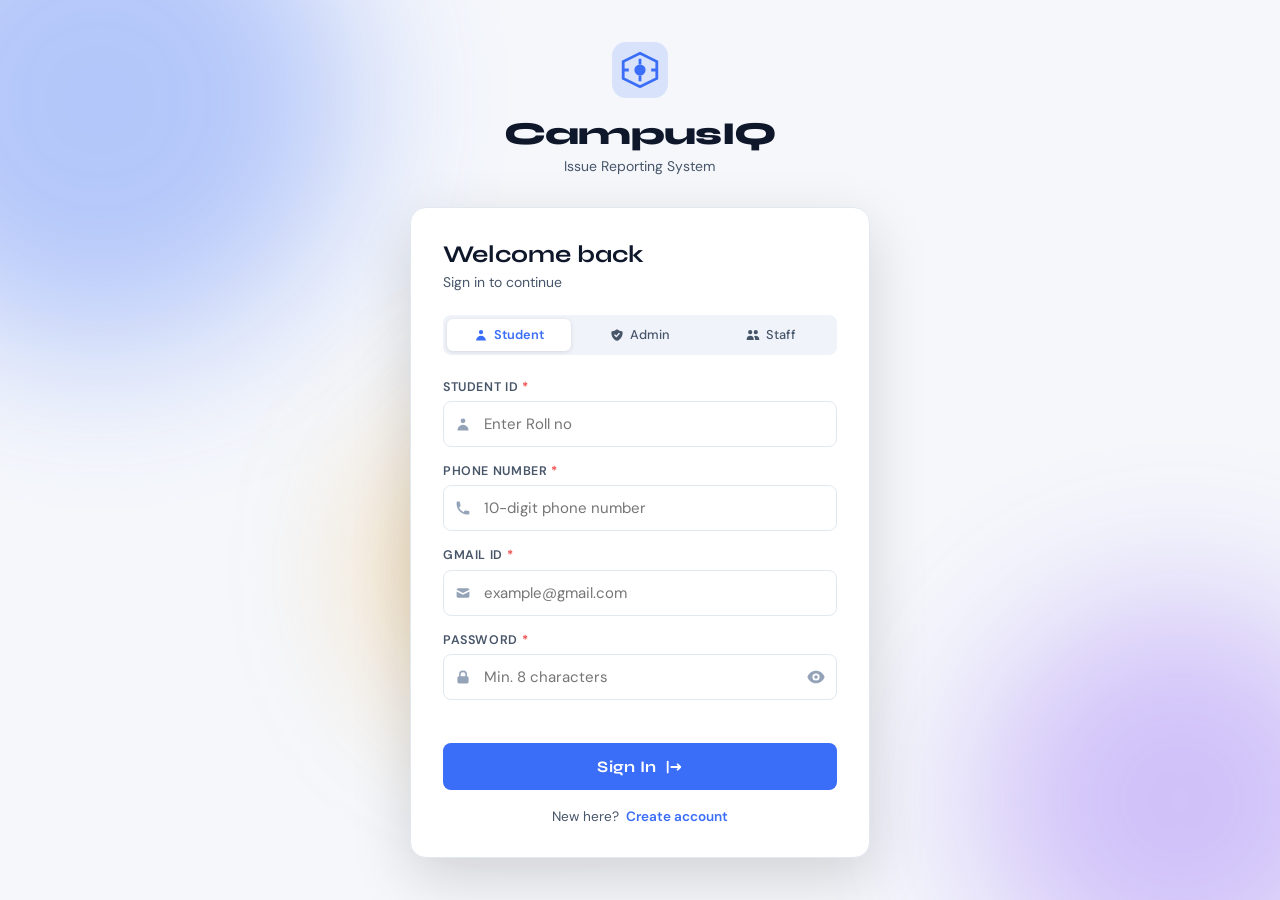
<file: campusiq/index.html>
<!DOCTYPE html>
<html lang="en">
<head>
  <meta charset="UTF-8"/>
  <meta name="viewport" content="width=device-width, initial-scale=1.0"/>
  <title>CampusIQ — Issue Reporting</title>
  <link rel="stylesheet" href="style.css"/>
  <link href="https://fonts.googleapis.com/css2?family=Syne:wght@400;600;700;800&family=DM+Sans:ital,wght@0,300;0,400;0,500;1,300&display=swap" rel="stylesheet"/>
</head>
<body>

  <!-- ========== SIDEBAR ========== -->
  <aside class="sidebar" id="sidebar">
    <div class="sidebar-header">
      <div class="brand-icon">
        <svg viewBox="0 0 40 40" fill="none" xmlns="http://www.w3.org/2000/svg">
          <rect width="40" height="40" rx="10" fill="currentColor" opacity="0.15"/>
          <path d="M20 8L32 14V26L20 32L8 26V14L20 8Z" stroke="currentColor" stroke-width="2" fill="none"/>
          <circle cx="20" cy="20" r="4" fill="currentColor"/>
          <path d="M20 16V12M20 28V24M12 20H8M32 20H28" stroke="currentColor" stroke-width="2"/>
        </svg>
      </div>
      <span class="brand-name">CampusIQ</span>
      <button class="sidebar-close" id="sidebarClose" onclick="toggleSidebar()">✕</button>
    </div>

    <nav class="sidebar-nav">
      <!-- Student nav -->
      <div class="nav-section student-only">
        <span class="nav-label">Overview</span>
        <button class="nav-item active" onclick="showSection('dashboard')">
          <svg viewBox="0 0 20 20" fill="currentColor"><path d="M3 4a1 1 0 011-1h12a1 1 0 011 1v2a1 1 0 01-1 1H4a1 1 0 01-1-1V4zM3 10a1 1 0 011-1h6a1 1 0 011 1v6a1 1 0 01-1 1H4a1 1 0 01-1-1v-6zM14 9a1 1 0 00-1 1v6a1 1 0 001 1h2a1 1 0 001-1v-6a1 1 0 00-1-1h-2z"/></svg>
          Dashboard
        </button>
        <button class="nav-item" onclick="showSection('submit')">
          <svg viewBox="0 0 20 20" fill="currentColor"><path fill-rule="evenodd" d="M10 3a1 1 0 011 1v5h5a1 1 0 110 2h-5v5a1 1 0 11-2 0v-5H4a1 1 0 110-2h5V4a1 1 0 011-1z" clip-rule="evenodd"/></svg>
          Report Issue
        </button>
      </div>

      <!-- Admin nav -->
      <div class="nav-section admin-only" style="display:none">
        <span class="nav-label">Admin</span>
        <button class="nav-item active" onclick="showSection('admin')">
          <svg viewBox="0 0 20 20" fill="currentColor"><path fill-rule="evenodd" d="M2.166 4.999A11.954 11.954 0 0010 1.944 11.954 11.954 0 0017.834 5c.11.65.166 1.32.166 2.001 0 5.225-3.34 9.67-8 11.317C5.34 16.67 2 12.225 2 7c0-.682.057-1.35.166-2.001zm11.541 3.708a1 1 0 00-1.414-1.414L9 10.586 7.707 9.293a1 1 0 00-1.414 1.414l2 2a1 1 0 001.414 0l4-4z" clip-rule="evenodd"/></svg>
          Admin Panel
        </button>
      </div>

      <!-- Staff nav -->
      <div class="nav-section staff-only" style="display:none">
        <span class="nav-label">Staff</span>
        <button class="nav-item active" onclick="showSection('staff')">
          <svg viewBox="0 0 20 20" fill="currentColor"><path d="M9 6a3 3 0 11-6 0 3 3 0 016 0zM17 6a3 3 0 11-6 0 3 3 0 016 0zM12.93 17c.046-.327.07-.66.07-1a6.97 6.97 0 00-1.5-4.33A5 5 0 0119 16v1h-6.07zM6 11a5 5 0 015 5v1H1v-1a5 5 0 015-5z"/></svg>
          My Assignments
        </button>
      </div>

      <div class="nav-section">
        <span class="nav-label">Issues</span>
        <button class="nav-item" onclick="loadIssues('all')">
          <svg viewBox="0 0 20 20" fill="currentColor"><path d="M9 2a1 1 0 000 2h2a1 1 0 100-2H9z"/><path fill-rule="evenodd" d="M4 5a2 2 0 012-2 3 3 0 003 3h2a3 3 0 003-3 2 2 0 012 2v11a2 2 0 01-2 2H6a2 2 0 01-2-2V5zm3 4a1 1 0 000 2h.01a1 1 0 100-2H7zm3 0a1 1 0 000 2h3a1 1 0 100-2h-3zm-3 4a1 1 0 100 2h.01a1 1 0 100-2H7zm3 0a1 1 0 100 2h3a1 1 0 100-2h-3z" clip-rule="evenodd"/></svg>
          All Issues
        </button>
        <button class="nav-item student-only" onclick="loadIssues('mine')">
          <svg viewBox="0 0 20 20" fill="currentColor"><path fill-rule="evenodd" d="M10 9a3 3 0 100-6 3 3 0 000 6zm-7 9a7 7 0 1114 0H3z" clip-rule="evenodd"/></svg>
          My Issues
        </button>
      </div>
    </nav>

    <div class="sidebar-footer">
      <div class="user-chip">
        <div class="user-avatar" id="sidebarAvatar">A</div>
        <div class="user-info">
          <span class="user-name" id="sidebarUsername">User</span>
          <span class="user-role" id="sidebarRole">student</span>
        </div>
      </div>
      <button class="btn-logout" onclick="logout()">
        <svg viewBox="0 0 20 20" fill="currentColor"><path fill-rule="evenodd" d="M3 3a1 1 0 00-1 1v12a1 1 0 102 0V4a1 1 0 00-1-1zm10.293 9.293a1 1 0 001.414 1.414l3-3a1 1 0 000-1.414l-3-3a1 1 0 10-1.414 1.414L14.586 9H7a1 1 0 100 2h7.586l-1.293 1.293z" clip-rule="evenodd"/></svg>
        Logout
      </button>
    </div>
  </aside>

  <div class="sidebar-overlay" id="sidebarOverlay" onclick="toggleSidebar()"></div>

  <!-- ========== MAIN ========== -->
  <main class="main-content" id="mainContent">

    <header class="topbar">
      <button class="hamburger" onclick="toggleSidebar()">
        <span></span><span></span><span></span>
      </button>
      <div class="topbar-title" id="topbarTitle">Dashboard</div>
      <div class="topbar-actions">
        <div class="search-wrap" id="searchWrap" style="display:none;">
          <svg viewBox="0 0 20 20" fill="currentColor"><path fill-rule="evenodd" d="M8 4a4 4 0 100 8 4 4 0 000-8zM2 8a6 6 0 1110.89 3.476l4.817 4.817a1 1 0 01-1.414 1.414l-4.816-4.816A6 6 0 012 8z" clip-rule="evenodd"/></svg>
          <input type="text" id="searchInput" placeholder="Search issues…" oninput="filterIssues()"/>
        </div>
        <button class="dark-toggle" id="darkToggle" onclick="toggleDark()" title="Toggle dark mode">
          <svg id="sunIcon" viewBox="0 0 20 20" fill="currentColor" style="display:none;"><path fill-rule="evenodd" d="M10 2a1 1 0 011 1v1a1 1 0 11-2 0V3a1 1 0 011-1zm4 8a4 4 0 11-8 0 4 4 0 018 0zm-.464 4.95l.707.707a1 1 0 001.414-1.414l-.707-.707a1 1 0 00-1.414 1.414zm2.12-10.607a1 1 0 010 1.414l-.706.707a1 1 0 11-1.414-1.414l.707-.707a1 1 0 011.414 0zM17 11a1 1 0 100-2h-1a1 1 0 100 2h1zm-7 4a1 1 0 011 1v1a1 1 0 11-2 0v-1a1 1 0 011-1zM5.05 6.464A1 1 0 106.465 5.05l-.708-.707a1 1 0 00-1.414 1.414l.707.707zm1.414 8.486l-.707.707a1 1 0 01-1.414-1.414l.707-.707a1 1 0 011.414 1.414zM4 11a1 1 0 100-2H3a1 1 0 000 2h1z" clip-rule="evenodd"/></svg>
          <svg id="moonIcon" viewBox="0 0 20 20" fill="currentColor"><path d="M17.293 13.293A8 8 0 016.707 2.707a8.001 8.001 0 1010.586 10.586z"/></svg>
        </button>
      </div>
    </header>

    <!-- ===== STUDENT DASHBOARD ===== -->
    <section class="section" id="sectionDashboard">
      <div class="section-intro">
        <h2 class="section-title">Your Dashboard</h2>
        <p class="section-sub">A quick overview of your reported issues</p>
      </div>
      <div class="stats-grid" id="statsGrid">
        <div class="stat-card stat-total">
          <div class="stat-icon"><svg viewBox="0 0 24 24" fill="none" stroke="currentColor" stroke-width="2"><path d="M9 5H7a2 2 0 00-2 2v12a2 2 0 002 2h10a2 2 0 002-2V7a2 2 0 00-2-2h-2M9 5a2 2 0 002 2h2a2 2 0 002-2M9 5a2 2 0 012-2h2a2 2 0 012 2"/></svg></div>
          <div class="stat-info"><span class="stat-num" id="statTotal">0</span><span class="stat-label">Total Issues</span></div>
        </div>
        <div class="stat-card stat-pending">
          <div class="stat-icon"><svg viewBox="0 0 24 24" fill="none" stroke="currentColor" stroke-width="2"><circle cx="12" cy="12" r="10"/><polyline points="12 6 12 12 16 14"/></svg></div>
          <div class="stat-info"><span class="stat-num" id="statPending">0</span><span class="stat-label">Pending</span></div>
        </div>
        <div class="stat-card stat-progress">
          <div class="stat-icon"><svg viewBox="0 0 24 24" fill="none" stroke="currentColor" stroke-width="2"><path d="M12 2v4M12 18v4M4.93 4.93l2.83 2.83M16.24 16.24l2.83 2.83M2 12h4M18 12h4M4.93 19.07l2.83-2.83M16.24 7.76l2.83-2.83"/></svg></div>
          <div class="stat-info"><span class="stat-num" id="statInProgress">0</span><span class="stat-label">In Progress</span></div>
        </div>
        <div class="stat-card stat-resolved">
          <div class="stat-icon"><svg viewBox="0 0 24 24" fill="none" stroke="currentColor" stroke-width="2"><polyline points="20 6 9 17 4 12"/></svg></div>
          <div class="stat-info"><span class="stat-num" id="statResolved">0</span><span class="stat-label">Resolved</span></div>
        </div>
        <div class="stat-card stat-satisfied">
          <div class="stat-icon"><svg viewBox="0 0 24 24" fill="none" stroke="currentColor" stroke-width="2"><path d="M14 9V5a3 3 0 00-3-3l-4 9v11h11.28a2 2 0 002-1.7l1.38-9a2 2 0 00-2-2.3H14z"/><path d="M7 22H4a2 2 0 01-2-2v-7a2 2 0 012-2h3"/></svg></div>
          <div class="stat-info"><span class="stat-num" id="statSatisfied">0</span><span class="stat-label">Satisfied</span></div>
        </div>
      </div>
      <div class="quick-actions">
        <button class="btn-primary" onclick="showSection('submit')">
          <svg viewBox="0 0 20 20" fill="currentColor"><path fill-rule="evenodd" d="M10 3a1 1 0 011 1v5h5a1 1 0 110 2h-5v5a1 1 0 11-2 0v-5H4a1 1 0 110-2h5V4a1 1 0 011-1z" clip-rule="evenodd"/></svg>
          Report New Issue
        </button>
        <button class="btn-secondary" onclick="loadIssues('mine')">
          <svg viewBox="0 0 20 20" fill="currentColor"><path d="M9 2a1 1 0 000 2h2a1 1 0 100-2H9z"/><path fill-rule="evenodd" d="M4 5a2 2 0 012-2 3 3 0 003 3h2a3 3 0 003-3 2 2 0 012 2v11a2 2 0 01-2 2H6a2 2 0 01-2-2V5z" clip-rule="evenodd"/></svg>
          View My Issues
        </button>
      </div>
    </section>

    <!-- ===== SUBMIT SECTION (Student) ===== -->
    <section class="section hidden" id="sectionSubmit">
      <div class="section-intro">
        <h2 class="section-title">Report an Issue</h2>
        <p class="section-sub">Fill out the form below — we'll look into it promptly</p>
      </div>

      <div class="form-card" id="issueFormCard">
        <form id="issueForm" onsubmit="submitIssue(event)" novalidate>
          <div class="form-grid">
            <div class="form-group">
              <label>Full Name <span class="req">*</span></label>
              <input type="text" id="f_name" placeholder="Auto-filled from login" readonly/>
            </div>
            <div class="form-group">
              <label>Phone Number <span class="req">*</span></label>
              <input type="tel" id="f_phone" placeholder="Auto-filled from login" readonly/>
            </div>
            <div class="form-group">
              <label>Branch <span class="req">*</span></label>
              <input type="text" id="f_branch" placeholder="Auto-filled from login" readonly/>
            </div>
            <div class="form-group">
              <label>Issue Title <span class="req">*</span></label>
              <input type="text" id="f_title" placeholder="Brief title of the issue" required/>
            </div>
            <div class="form-group">
              <label>Location <span class="req">*</span></label>
              <input type="text" id="f_location" placeholder="e.g. Block C, Lab 3" required/>
            </div>
            <div class="form-group">
              <label>Category <span class="req">*</span></label>
              <div class="select-wrap">
                <select id="f_category" required>
                  <option value="">Select a category</option>
                  <option>Electrical</option>
                  <option>Plumbing</option>
                  <option>Safety</option>
                  <option>Sexual Assault</option>
                  <option>Ragging</option>
                  <option>IT / Network</option>
                  <option>Infrastructure</option>
                  <option>Cleanliness</option>
                  <option>Academic</option>
                  <option>Administrative</option>
                  <option>Canteen / Food</option>
                  <option>Other</option>
                </select>
                <svg viewBox="0 0 20 20" fill="currentColor"><path fill-rule="evenodd" d="M5.293 7.293a1 1 0 011.414 0L10 10.586l3.293-3.293a1 1 0 111.414 1.414l-4 4a1 1 0 01-1.414 0l-4-4a1 1 0 010-1.414z" clip-rule="evenodd"/></svg>
              </div>
            </div>
          </div>

          <div class="form-group full-width">
            <label>Description</label>
            <textarea id="f_description" rows="3" placeholder="Describe the issue in detail (optional)"></textarea>
          </div>

          <!-- Privacy toggle -->
          <div class="form-group full-width">
            <label>Visibility</label>
            <div class="privacy-toggle">
              <button type="button" class="privacy-btn active" id="privPublic" onclick="setPrivacy('public')">
                <svg viewBox="0 0 20 20" fill="currentColor"><path fill-rule="evenodd" d="M10 18a8 8 0 100-16 8 8 0 000 16zM4.332 8.027a6.012 6.012 0 011.912-2.706C6.512 5.73 6.5 5.973 6.5 6A1.5 1.5 0 008 7.5h.001c.827 0 1.499-.672 1.499-1.499V5.99A5.002 5.002 0 0114 10v.5a.5.5 0 01-.5.5h-.748c-.385 0-.72.25-.857.61l-.5 1.342c-.132.352-.475.548-.84.548h-.012a.997.997 0 01-.849-1.523l.506-.843a.997.997 0 00-.133-1.229l-.668-.668A2.5 2.5 0 007 8.5H6.5A.5.5 0 016 8a.5.5 0 01.048-.213l.001-.003z" clip-rule="evenodd"/></svg>
                Public
              </button>
              <button type="button" class="privacy-btn" id="privPrivate" onclick="setPrivacy('private')">
                <svg viewBox="0 0 20 20" fill="currentColor"><path fill-rule="evenodd" d="M5 9V7a5 5 0 0110 0v2a2 2 0 012 2v5a2 2 0 01-2 2H5a2 2 0 01-2-2v-5a2 2 0 012-2zm8-2v2H7V7a3 3 0 016 0z" clip-rule="evenodd"/></svg>
                Private
              </button>
            </div>
            <span class="field-hint">Private issues are only visible to you and admins</span>
          </div>

          <div class="form-group full-width">
            <label>Photo (optional)</label>
            <div class="file-drop" id="fileDrop" onclick="document.getElementById('f_photo').click()">
              <input type="file" id="f_photo" accept="image/*" onchange="handleFileSelect(this)" style="display:none;"/>
              <svg viewBox="0 0 24 24" fill="none" stroke="currentColor" stroke-width="1.5"><path stroke-linecap="round" stroke-linejoin="round" d="M2.25 15.75l5.159-5.159a2.25 2.25 0 013.182 0l5.159 5.159m-1.5-1.5l1.409-1.409a2.25 2.25 0 013.182 0l2.909 2.909m-18 3.75h16.5a1.5 1.5 0 001.5-1.5V6a1.5 1.5 0 00-1.5-1.5H3.75A1.5 1.5 0 002.25 6v12a1.5 1.5 0 001.5 1.5zm10.5-11.25h.008v.008h-.008V8.25zm.375 0a.375.375 0 11-.75 0 .375.375 0 01.75 0z"/></svg>
              <p id="fileDropText">Click to upload an image</p>
              <span>Supports JPG, PNG, WEBP</span>
            </div>
            <img id="photoPreview" class="photo-preview" style="display:none;"/>
            <div id="aiImageWarning" class="ai-warning" style="display:none;"></div>
          </div>

          <div id="submitMsg" class="submit-msg"></div>

          <div class="form-actions">
            <button type="button" class="btn-secondary" onclick="resetForm()">Clear Form</button>
            <button type="submit" class="btn-primary" id="submitBtn">
              <svg viewBox="0 0 20 20" fill="currentColor"><path d="M10 2a6 6 0 00-6 6v3.586l-.707.707A1 1 0 004 14h12a1 1 0 00.707-1.707L16 11.586V8a6 6 0 00-6-6zM10 18a3 3 0 01-3-3h6a3 3 0 01-3 3z"/></svg>
              Submit Issue
            </button>
          </div>
        </form>
      </div>
    </section>

    <!-- ===== ISSUES LIST SECTION ===== -->
    <section class="section hidden" id="sectionIssues">
      <div class="section-intro">
        <h2 class="section-title" id="issuesTitle">All Issues</h2>
        <p class="section-sub" id="issuesSub">Showing all reported issues</p>
      </div>
      <div class="filter-bar">
        <button class="filter-chip active" onclick="filterByStatus('all', this)">All</button>
        <button class="filter-chip" onclick="filterByStatus('Pending', this)">Pending</button>
        <button class="filter-chip" onclick="filterByStatus('In Progress', this)">In Progress</button>
        <button class="filter-chip" onclick="filterByStatus('Resolved', this)">Resolved</button>
      </div>
      <div class="spinner-wrap hidden" id="spinnerWrap">
        <div class="spinner"></div>
        <p>Loading issues…</p>
      </div>
      <div class="issues-grid" id="issuesGrid"></div>
      <div class="empty-state hidden" id="emptyState">
        <svg viewBox="0 0 24 24" fill="none" stroke="currentColor" stroke-width="1"><path d="M9 5H7a2 2 0 00-2 2v12a2 2 0 002 2h10a2 2 0 002-2V7a2 2 0 00-2-2h-2M9 5a2 2 0 002 2h2a2 2 0 002-2M9 5a2 2 0 012-2h2a2 2 0 012 2"/></svg>
        <h3>No issues found</h3>
        <p id="emptyMsg">No issues have been reported yet.</p>
      </div>
    </section>

    <!-- ===== ADMIN SECTION ===== -->
    <section class="section hidden" id="sectionAdmin">
      <div class="section-intro">
        <h2 class="section-title">Admin Panel</h2>
        <p class="section-sub" id="adminCategorySub">Managing issues for your category</p>
      </div>
      <div class="admin-stats" id="adminStats">
        <div class="stat-card stat-total">
          <div class="stat-icon"><svg viewBox="0 0 24 24" fill="none" stroke="currentColor" stroke-width="2"><path d="M9 5H7a2 2 0 00-2 2v12a2 2 0 002 2h10a2 2 0 002-2V7a2 2 0 00-2-2h-2M9 5a2 2 0 002 2h2a2 2 0 002-2M9 5a2 2 0 012-2h2a2 2 0 012 2"/></svg></div>
          <div class="stat-info"><span class="stat-num" id="adminStatTotal">0</span><span class="stat-label">Total</span></div>
        </div>
        <div class="stat-card stat-pending">
          <div class="stat-icon"><svg viewBox="0 0 24 24" fill="none" stroke="currentColor" stroke-width="2"><circle cx="12" cy="12" r="10"/><polyline points="12 6 12 12 16 14"/></svg></div>
          <div class="stat-info"><span class="stat-num" id="adminStatPending">0</span><span class="stat-label">Pending</span></div>
        </div>
        <div class="stat-card stat-progress">
          <div class="stat-icon"><svg viewBox="0 0 24 24" fill="none" stroke="currentColor" stroke-width="2"><path d="M12 2v4M12 18v4M4.93 4.93l2.83 2.83M16.24 16.24l2.83 2.83M2 12h4M18 12h4M4.93 19.07l2.83-2.83M16.24 7.76l2.83-2.83"/></svg></div>
          <div class="stat-info"><span class="stat-num" id="adminStatInProgress">0</span><span class="stat-label">In Progress</span></div>
        </div>
        <div class="stat-card stat-resolved">
          <div class="stat-icon"><svg viewBox="0 0 24 24" fill="none" stroke="currentColor" stroke-width="2"><polyline points="20 6 9 17 4 12"/></svg></div>
          <div class="stat-info"><span class="stat-num" id="adminStatResolved">0</span><span class="stat-label">Resolved</span></div>
        </div>
      </div>

      <div style="margin-top:1.5rem;">
        <button class="btn-primary" onclick="loadAdminIssues()">
          <svg viewBox="0 0 20 20" fill="currentColor"><path d="M9 2a1 1 0 000 2h2a1 1 0 100-2H9z"/><path fill-rule="evenodd" d="M4 5a2 2 0 012-2 3 3 0 003 3h2a3 3 0 003-3 2 2 0 012 2v11a2 2 0 01-2 2H6a2 2 0 01-2-2V5z" clip-rule="evenodd"/></svg>
          View My Category Issues
        </button>
      </div>

      <!-- Admin issues list -->
      <div id="adminIssuesList" style="margin-top:1.5rem;"></div>
    </section>

    <!-- ===== STAFF SECTION ===== -->
    <section class="section hidden" id="sectionStaff">
      <div class="section-intro">
        <h2 class="section-title">My Assignments</h2>
        <p class="section-sub">Issues assigned to you</p>
      </div>
      <div id="staffIssuesList" style="margin-top:1rem;"></div>
    </section>

  </main>

  <!-- ========== ASSIGN STAFF MODAL ========== -->
  <div class="modal-overlay hidden" id="assignModal">
    <div class="modal-content assign-modal" onclick="event.stopPropagation()">
      <button class="modal-close" onclick="closeAssignModal()">✕</button>
      <h3 style="font-family:var(--font-display);margin-bottom:1rem;">Assign Staff</h3>
      <p style="font-size:.875rem;color:var(--text-2);margin-bottom:1rem;" id="assignIssueTitle"></p>
      <div id="staffList" style="margin-bottom:1.25rem;"></div>
      <div id="assignError" class="error-msg"></div>
      <button class="btn-primary" onclick="confirmAssign()" style="width:100%;">Confirm Assignment</button>
    </div>
  </div>

  <!-- ========== STAFF UPDATE STATUS MODAL ========== -->
  <div class="modal-overlay hidden" id="statusModal">
    <div class="modal-content assign-modal" onclick="event.stopPropagation()">
      <button class="modal-close" onclick="closeStatusModal()">✕</button>
      <h3 style="font-family:var(--font-display);margin-bottom:1rem;">Update Status</h3>
      <p style="font-size:.875rem;color:var(--text-2);margin-bottom:1rem;" id="statusIssueTitle"></p>
      <div class="form-group">
        <label>Status</label>
        <div class="select-wrap">
          <select id="statusSelect">
            <option value="Pending">Pending</option>
            <option value="In Progress">In Progress</option>
            <option value="Resolved">Resolved</option>
          </select>
          <svg viewBox="0 0 20 20" fill="currentColor"><path fill-rule="evenodd" d="M5.293 7.293a1 1 0 011.414 0L10 10.586l3.293-3.293a1 1 0 111.414 1.414l-4 4a1 1 0 01-1.414 0l-4-4a1 1 0 010-1.414z" clip-rule="evenodd"/></svg>
        </div>
      </div>
      <div class="form-group" id="resolvedPhotoGroup" style="display:none;">
        <label>Upload Resolved Photo (optional)</label>
        <div class="file-drop" onclick="document.getElementById('resolvedPhoto').click()" style="padding:1rem;">
          <input type="file" id="resolvedPhoto" accept="image/*" style="display:none;" onchange="handleResolvedPhoto(this)"/>
          <p id="resolvedPhotoText" style="font-size:.875rem;margin:0;">Click to upload photo</p>
        </div>
      </div>
      <button class="btn-primary" onclick="confirmStatusUpdate()" style="width:100%;margin-top:.75rem;">Update Status</button>
    </div>
  </div>

  <!-- ========== PHOTO MODAL ========== -->
  <div class="modal-overlay hidden" id="photoModal" onclick="closeModal()">
    <div class="modal-content" onclick="event.stopPropagation()">
      <button class="modal-close" onclick="closeModal()">✕</button>
      <img id="modalImg" src="" alt="Issue photo"/>
    </div>
  </div>

  <script src="script.js"></script>
</body>
</html>
</file>
<file: campusiq/style.css>
/* ============================================================
   CampusIQ — style.css  (Extended)
   ============================================================ */

/* ── 1. Reset & Base ── */
*, *::before, *::after { box-sizing: border-box; margin: 0; padding: 0; }

:root {
  --primary:        #3b6ef8;
  --primary-hover:  #2c5be0;
  --primary-light:  #ebf0ff;
  --accent:         #f59e0b;
  --success:        #10b981;
  --success-light:  #d1fae5;
  --warning:        #f59e0b;
  --warning-light:  #fef3c7;
  --progress:       #8b5cf6;
  --progress-light: #ede9fe;
  --danger:         #ef4444;
  --danger-light:   #fee2e2;

  --bg:             #f5f7fb;
  --surface:        #ffffff;
  --surface-2:      #f0f3fa;
  --border:         #e2e8f0;
  --border-strong:  #cbd5e1;

  --text:           #0f172a;
  --text-2:         #475569;
  --text-3:         #94a3b8;

  --sidebar-w:      260px;
  --sidebar-bg:     #0f172a;
  --sidebar-text:   #e2e8f0;
  --sidebar-text-2: #94a3b8;
  --sidebar-active: #3b6ef8;
  --sidebar-hover:  rgba(255,255,255,.06);

  --radius:         12px;
  --radius-sm:      8px;
  --radius-lg:      16px;
  --shadow:         0 1px 3px rgba(0,0,0,.08), 0 4px 16px rgba(0,0,0,.06);
  --shadow-md:      0 4px 6px rgba(0,0,0,.07), 0 10px 30px rgba(0,0,0,.1);
  --shadow-lg:      0 20px 60px rgba(0,0,0,.15);
  --transition:     all .2s ease;

  --font-display:   'Syne', sans-serif;
  --font-body:      'DM Sans', sans-serif;
}

/* Dark mode overrides */
body.dark {
  --bg:             #0a0f1e;
  --surface:        #111827;
  --surface-2:      #1e2638;
  --border:         #1e2d40;
  --border-strong:  #2d3f55;
  --text:           #f1f5f9;
  --text-2:         #94a3b8;
  --text-3:         #475569;
  --primary-light:  #1e2d55;
  --success-light:  #0d2e22;
  --warning-light:  #2e2010;
  --progress-light: #1e1638;
  --danger-light:   #2e1111;
  --shadow:         0 1px 3px rgba(0,0,0,.3), 0 4px 16px rgba(0,0,0,.4);
}

html { font-size: 16px; scroll-behavior: smooth; }

body {
  font-family: var(--font-body);
  background: var(--bg);
  color: var(--text);
  min-height: 100vh;
  transition: background .3s, color .3s;
  -webkit-font-smoothing: antialiased;
}

/* ── 2. Login Page ── */
body.login-page {
  display: flex;
  align-items: center;
  justify-content: center;
  background: var(--bg);
  overflow-x: hidden;
  min-height: 100vh;
  padding: 1.5rem;
}

.bg-blobs { position: fixed; inset: 0; pointer-events: none; overflow: hidden; z-index: 0; }
.blob {
  position: absolute;
  border-radius: 50%;
  filter: blur(80px);
  opacity: .35;
  animation: blobFloat 8s ease-in-out infinite;
}
.blob-1 { width: 500px; height: 500px; background: var(--primary); top: -150px; left: -150px; animation-delay: 0s; }
.blob-2 { width: 400px; height: 400px; background: #8b5cf6; bottom: -100px; right: -100px; animation-delay: -3s; }
.blob-3 { width: 300px; height: 300px; background: var(--accent); bottom: 20%; left: 30%; animation-delay: -5s; }
@keyframes blobFloat { 0%, 100% { transform: translate(0, 0) scale(1); } 50% { transform: translate(20px, 20px) scale(1.05); } }

.login-wrapper {
  position: relative; z-index: 1;
  display: flex; flex-direction: column; align-items: center;
  width: 100%; max-width: 460px;
}

.login-brand { text-align: center; margin-bottom: 2rem; }
.login-brand .brand-icon { width: 56px; height: 56px; color: var(--primary); margin: 0 auto 1rem; }
.login-brand .brand-name { font-family: var(--font-display); font-size: 2rem; font-weight: 800; color: var(--text); letter-spacing: -.02em; }
.login-brand .brand-tagline { font-size: .875rem; color: var(--text-2); margin-top: .25rem; }

.login-card {
  background: var(--surface);
  border: 1px solid var(--border);
  border-radius: var(--radius-lg);
  padding: 2rem;
  box-shadow: var(--shadow-lg);
  width: 100%;
  transition: var(--transition);
}
.login-card.shake { animation: shake .4s ease; }
@keyframes shake { 0%, 100% { transform: translateX(0); } 20%, 60% { transform: translateX(-8px); } 40%, 80% { transform: translateX(8px); } }

.card-header { margin-bottom: 1.5rem; }
.card-header h2 { font-family: var(--font-display); font-size: 1.5rem; font-weight: 700; color: var(--text); }
.card-header p  { color: var(--text-2); font-size: .875rem; margin-top: .25rem; }

/* 3-way Role toggle */
.role-toggle {
  display: flex; gap: .4rem;
  background: var(--surface-2);
  border-radius: var(--radius-sm);
  padding: .25rem;
  margin-bottom: 1.5rem;
}
.role-btn {
  flex: 1; display: flex; align-items: center; justify-content: center; gap: .35rem;
  padding: .45rem .5rem;
  border: none; border-radius: 6px;
  background: transparent;
  color: var(--text-2);
  font-family: var(--font-body); font-size: .8rem; font-weight: 500;
  cursor: pointer; transition: var(--transition);
  white-space: nowrap;
}
.role-btn svg { width: 14px; height: 14px; flex-shrink: 0; }
.role-btn.active {
  background: var(--surface);
  color: var(--primary);
  box-shadow: 0 1px 4px rgba(0,0,0,.12);
  font-weight: 600;
}

/* Form base */
.form-group { margin-bottom: 1rem; }
.form-group label {
  display: block; font-size: .78rem; font-weight: 600;
  color: var(--text-2); margin-bottom: .4rem;
  text-transform: uppercase; letter-spacing: .05em;
}
.req { color: var(--danger); }
.field-hint { display: block; font-size: .76rem; color: var(--text-3); margin-top: .3rem; }

/* Input with left icon */
.input-wrapper { position: relative; }
.input-icon-left {
  position: absolute; left: .75rem; top: 50%; transform: translateY(-50%);
  width: 16px; height: 16px; color: var(--text-3); pointer-events: none;
}
.input-wrapper input {
  width: 100%; padding: .75rem .75rem .75rem 2.5rem;
  border: 1.5px solid var(--border);
  border-radius: var(--radius-sm);
  background: var(--surface);
  color: var(--text);
  font-family: var(--font-body); font-size: .9375rem;
  transition: var(--transition);
  outline: none;
}
.input-wrapper input:focus { border-color: var(--primary); box-shadow: 0 0 0 3px rgba(59,110,248,.15); }
.input-wrapper input[readonly] { background: var(--surface-2); cursor: not-allowed; color: var(--text-2); }
.toggle-pw {
  position: absolute; right: .75rem; top: 50%; transform: translateY(-50%);
  background: none; border: none; cursor: pointer; color: var(--text-3);
  display: flex; align-items: center;
}
.toggle-pw svg { width: 18px; height: 18px; }

/* Select */
.select-wrap { position: relative; }
.select-wrap select {
  width: 100%; padding: .75rem 2.5rem .75rem .875rem;
  border: 1.5px solid var(--border); border-radius: var(--radius-sm);
  background: var(--surface); color: var(--text);
  font-family: var(--font-body); font-size: .9375rem;
  appearance: none; outline: none; transition: var(--transition); cursor: pointer;
}
.select-wrap select:focus { border-color: var(--primary); box-shadow: 0 0 0 3px rgba(59,110,248,.15); }
.select-wrap > svg {
  position: absolute; right: .75rem; top: 50%; transform: translateY(-50%);
  width: 16px; height: 16px; color: var(--text-3); pointer-events: none;
}

/* Textarea */
textarea {
  width: 100%; padding: .75rem;
  border: 1.5px solid var(--border); border-radius: var(--radius-sm);
  background: var(--surface); color: var(--text);
  font-family: var(--font-body); font-size: .9375rem;
  resize: vertical; outline: none; transition: var(--transition);
}
textarea:focus { border-color: var(--primary); box-shadow: 0 0 0 3px rgba(59,110,248,.15); }

.error-msg { font-size: .8125rem; color: var(--danger); min-height: 1.2rem; margin-bottom: .5rem; font-weight: 500; }

.btn-login {
  width: 100%; display: flex; align-items: center; justify-content: center; gap: .5rem;
  padding: .875rem;
  background: var(--primary); color: #fff;
  border: none; border-radius: var(--radius-sm);
  font-family: var(--font-display); font-size: 1rem; font-weight: 700;
  cursor: pointer; transition: var(--transition); letter-spacing: .02em;
}
.btn-login svg { width: 18px; height: 18px; }
.btn-login:hover { background: var(--primary-hover); transform: translateY(-1px); }
.btn-login.loading { opacity: .7; pointer-events: none; }

.login-switch { text-align: center; font-size: .85rem; color: var(--text-2); margin-top: 1.1rem; display: flex; justify-content: center; gap: .4rem; align-items: center; }
.link-btn { background: none; border: none; color: var(--primary); font-weight: 600; cursor: pointer; font-size: .85rem; font-family: var(--font-body); }
.link-btn:hover { text-decoration: underline; }

/* Privacy toggle */
.privacy-toggle { display: flex; gap: .5rem; }
.privacy-btn {
  display: flex; align-items: center; gap: .4rem;
  padding: .45rem .875rem; border-radius: 20px;
  border: 1.5px solid var(--border);
  background: none; color: var(--text-2);
  font-family: var(--font-body); font-size: .8125rem; font-weight: 600;
  cursor: pointer; transition: var(--transition);
}
.privacy-btn svg { width: 14px; height: 14px; }
.privacy-btn.active { border-color: var(--primary); color: var(--primary); background: var(--primary-light); }

/* ── 3. App Layout ── */
.sidebar {
  position: fixed; top: 0; left: 0; bottom: 0;
  width: var(--sidebar-w);
  background: var(--sidebar-bg);
  display: flex; flex-direction: column;
  z-index: 200;
  transition: transform .3s ease;
}

.sidebar-header {
  display: flex; align-items: center; gap: .75rem;
  padding: 1.25rem 1.25rem 1rem;
  border-bottom: 1px solid rgba(255,255,255,.07);
}
.sidebar-header .brand-icon { width: 36px; height: 36px; color: var(--primary); flex-shrink: 0; }
.sidebar-header .brand-name { font-family: var(--font-display); font-size: 1.1rem; font-weight: 700; color: #fff; }
.sidebar-close {
  display: none; margin-left: auto;
  background: none; border: none; color: var(--sidebar-text-2);
  font-size: 1.1rem; cursor: pointer; padding: .25rem;
}

.sidebar-nav { flex: 1; overflow-y: auto; padding: .75rem 0; }
.nav-section { margin-bottom: .5rem; }
.nav-label {
  display: block; padding: .5rem 1.25rem .25rem;
  font-size: .7rem; font-weight: 700; letter-spacing: .1em;
  text-transform: uppercase; color: var(--sidebar-text-2);
}
.nav-item {
  width: 100%; display: flex; align-items: center; gap: .625rem;
  padding: .6rem 1.25rem;
  background: none; border: none; color: var(--sidebar-text);
  font-family: var(--font-body); font-size: .875rem; font-weight: 400;
  cursor: pointer; transition: var(--transition); text-align: left;
  border-radius: 0;
}
.nav-item svg { width: 18px; height: 18px; flex-shrink: 0; }
.nav-item:hover { background: var(--sidebar-hover); }
.nav-item.active { background: rgba(59,110,248,.15); color: #7ca4fb; font-weight: 600; }

.sidebar-footer {
  padding: 1rem 1.25rem;
  border-top: 1px solid rgba(255,255,255,.07);
  display: flex; flex-direction: column; gap: .75rem;
}
.user-chip { display: flex; align-items: center; gap: .75rem; }
.user-avatar {
  width: 36px; height: 36px; border-radius: 50%;
  background: var(--primary); color: #fff;
  display: flex; align-items: center; justify-content: center;
  font-family: var(--font-display); font-size: 1rem; font-weight: 700; flex-shrink: 0;
}
.user-info { display: flex; flex-direction: column; min-width: 0; }
.user-name { font-size: .875rem; font-weight: 600; color: var(--sidebar-text); truncate; overflow: hidden; text-overflow: ellipsis; white-space: nowrap; }
.user-role { font-size: .75rem; color: var(--sidebar-text-2); text-transform: capitalize; }
.btn-logout {
  display: flex; align-items: center; gap: .5rem;
  padding: .5rem .75rem; border-radius: var(--radius-sm);
  background: rgba(239,68,68,.12); border: none; color: #f87171;
  font-family: var(--font-body); font-size: .8125rem; font-weight: 600;
  cursor: pointer; transition: var(--transition);
}
.btn-logout svg { width: 16px; height: 16px; }
.btn-logout:hover { background: rgba(239,68,68,.22); }

/* ── 4. Main Content ── */
.main-content { margin-left: var(--sidebar-w); min-height: 100vh; display: flex; flex-direction: column; }

.topbar {
  position: sticky; top: 0; z-index: 100;
  background: var(--surface);
  border-bottom: 1px solid var(--border);
  display: flex; align-items: center; gap: 1rem;
  padding: .875rem 1.5rem;
  box-shadow: 0 1px 0 var(--border);
}
.hamburger {
  display: none; flex-direction: column; gap: 4px;
  background: none; border: none; cursor: pointer; padding: .25rem;
}
.hamburger span { display: block; width: 20px; height: 2px; background: var(--text); border-radius: 2px; }
.topbar-title { font-family: var(--font-display); font-size: 1.1rem; font-weight: 700; color: var(--text); }
.topbar-actions { margin-left: auto; display: flex; align-items: center; gap: .75rem; }
.search-wrap {
  display: flex; align-items: center; gap: .5rem;
  background: var(--surface-2); border: 1.5px solid var(--border);
  border-radius: 20px; padding: .4rem .875rem;
  transition: var(--transition);
}
.search-wrap:focus-within { border-color: var(--primary); }
.search-wrap svg { width: 16px; height: 16px; color: var(--text-3); flex-shrink: 0; }
.search-wrap input {
  border: none; background: none; outline: none;
  font-family: var(--font-body); font-size: .875rem; color: var(--text); width: 180px;
}
.dark-toggle {
  width: 36px; height: 36px; border-radius: 50%;
  background: var(--surface-2); border: 1.5px solid var(--border);
  color: var(--text); cursor: pointer; display: flex; align-items: center; justify-content: center;
  transition: var(--transition);
}
.dark-toggle svg { width: 18px; height: 18px; }
.dark-toggle:hover { background: var(--border); }

/* ── 5. Sections ── */
.section { padding: 2rem 1.5rem; animation: fadeUp .3s ease; }
.section.hidden { display: none; }
@keyframes fadeUp { from { opacity: 0; transform: translateY(12px); } to { opacity: 1; transform: translateY(0); } }

.section-intro { margin-bottom: 1.75rem; }
.section-title { font-family: var(--font-display); font-size: 1.75rem; font-weight: 800; color: var(--text); letter-spacing: -.02em; }
.section-sub { color: var(--text-2); font-size: .9375rem; margin-top: .25rem; }

/* ── 6. Dashboard Stats ── */
.stats-grid {
  display: grid;
  grid-template-columns: repeat(auto-fill, minmax(180px, 1fr));
  gap: 1rem;
  margin-bottom: 2rem;
}
.stat-card {
  background: var(--surface); border: 1px solid var(--border);
  border-radius: var(--radius); padding: 1.25rem;
  display: flex; align-items: center; gap: 1rem;
  box-shadow: var(--shadow); transition: var(--transition);
}
.stat-card:hover { transform: translateY(-2px); box-shadow: var(--shadow-md); }
.stat-icon {
  width: 44px; height: 44px; border-radius: var(--radius-sm);
  display: flex; align-items: center; justify-content: center; flex-shrink: 0;
}
.stat-icon svg { width: 22px; height: 22px; }
.stat-total   .stat-icon { background: var(--primary-light);  color: var(--primary);  }
.stat-pending .stat-icon { background: var(--warning-light);  color: var(--warning);  }
.stat-progress .stat-icon{ background: var(--progress-light); color: var(--progress); }
.stat-resolved .stat-icon { background: var(--success-light); color: var(--success);  }
.stat-satisfied .stat-icon { background: #f3e8ff;             color: #7c3aed;         }
.stat-info { display: flex; flex-direction: column; }
.stat-num { font-family: var(--font-display); font-size: 1.75rem; font-weight: 800; color: var(--text); line-height: 1; }
.stat-label { font-size: .8rem; color: var(--text-2); margin-top: .2rem; }

.quick-actions { display: flex; gap: .875rem; flex-wrap: wrap; }

/* Admin stats */
.admin-stats {
  display: grid;
  grid-template-columns: repeat(auto-fill, minmax(160px, 1fr));
  gap: 1rem;
  margin-bottom: 1.5rem;
}

/* ── 7. Buttons ── */
.btn-primary {
  display: inline-flex; align-items: center; gap: .5rem;
  padding: .625rem 1.25rem;
  background: var(--primary); color: #fff; border: none; border-radius: var(--radius-sm);
  font-family: var(--font-body); font-size: .9rem; font-weight: 600;
  cursor: pointer; transition: var(--transition);
}
.btn-primary svg { width: 16px; height: 16px; }
.btn-primary:hover { background: var(--primary-hover); transform: translateY(-1px); }

.btn-secondary {
  display: inline-flex; align-items: center; gap: .5rem;
  padding: .625rem 1.25rem;
  background: var(--surface); color: var(--text);
  border: 1.5px solid var(--border); border-radius: var(--radius-sm);
  font-family: var(--font-body); font-size: .9rem; font-weight: 600;
  cursor: pointer; transition: var(--transition);
}
.btn-secondary svg { width: 16px; height: 16px; }
.btn-secondary:hover { border-color: var(--primary); color: var(--primary); }

/* ── 8. Form Card (Issue Submission) ── */
.form-card {
  background: var(--surface); border: 1px solid var(--border);
  border-radius: var(--radius-lg); padding: 2rem;
  box-shadow: var(--shadow); max-width: 900px;
}
.form-grid {
  display: grid; grid-template-columns: 1fr 1fr; gap: 1.25rem;
  margin-bottom: 1.25rem;
}
.full-width { margin-bottom: 1.25rem; }

.file-drop {
  border: 2px dashed var(--border); border-radius: var(--radius);
  padding: 2rem; text-align: center; cursor: pointer;
  transition: var(--transition); background: var(--surface-2);
}
.file-drop:hover { border-color: var(--primary); background: var(--primary-light); }
.file-drop svg { width: 40px; height: 40px; color: var(--text-3); margin-bottom: .75rem; }
.file-drop p { font-weight: 600; color: var(--text-2); font-size: .9375rem; }
.file-drop span { font-size: .8rem; color: var(--text-3); margin-top: .25rem; display: block; }

.photo-preview {
  max-width: 100%; max-height: 200px;
  margin-top: .75rem; border-radius: var(--radius-sm);
  border: 1.5px solid var(--border); object-fit: cover;
}

/* AI warning */
.ai-warning {
  margin-top: .625rem; padding: .625rem .875rem;
  background: var(--warning-light); color: #92400e;
  border-radius: var(--radius-sm); font-size: .8125rem; line-height: 1.5;
  border-left: 3px solid var(--warning);
}

.form-actions {
  display: flex; justify-content: flex-end; gap: 1rem;
  margin-top: 1.5rem; padding-top: 1.5rem;
  border-top: 1px solid var(--border);
}
.submit-msg { margin-top: .75rem; font-size: .875rem; font-weight: 500; min-height: 1.2rem; text-align: right; }
.submit-msg.success { color: var(--success); }
.submit-msg.error   { color: var(--danger); }

/* ── 9. Issues List ── */
.filter-bar { display: flex; gap: .5rem; margin-bottom: 1.5rem; flex-wrap: wrap; }
.filter-chip {
  padding: .4rem .875rem;
  border: 1.5px solid var(--border); border-radius: 20px;
  background: none; color: var(--text-2);
  font-family: var(--font-body); font-size: .8125rem; font-weight: 600;
  cursor: pointer; transition: var(--transition);
}
.filter-chip:hover { border-color: var(--primary); color: var(--primary); }
.filter-chip.active { background: var(--primary); border-color: var(--primary); color: #fff; }

.spinner-wrap {
  display: flex; flex-direction: column; align-items: center; justify-content: center;
  padding: 4rem; color: var(--text-3); gap: 1rem;
}
.spinner-wrap.hidden { display: none; }
.spinner {
  width: 36px; height: 36px; border: 3px solid var(--border);
  border-top-color: var(--primary); border-radius: 50%;
  animation: spin .7s linear infinite;
}
@keyframes spin { to { transform: rotate(360deg); } }

.issues-grid {
  display: grid;
  grid-template-columns: repeat(auto-fill, minmax(320px, 1fr));
  gap: 1.25rem;
}

/* Issue card */
.issue-card {
  background: var(--surface); border: 1px solid var(--border);
  border-radius: var(--radius); overflow: hidden;
  box-shadow: var(--shadow); transition: var(--transition);
  display: flex; flex-direction: column;
  animation: fadeUp .25s ease;
}
.issue-card:hover { transform: translateY(-3px); box-shadow: var(--shadow-md); }

.issue-card-header {
  padding: 1rem 1.25rem .75rem;
  border-bottom: 1px solid var(--border);
  display: flex; align-items: flex-start; justify-content: space-between; gap: .75rem;
}
.issue-title { font-family: var(--font-display); font-size: 1rem; font-weight: 700; color: var(--text); line-height: 1.3; }
.issue-badge {
  display: inline-flex; align-items: center; gap: .3rem;
  padding: .2rem .6rem; border-radius: 20px;
  font-size: .75rem; font-weight: 700; letter-spacing: .03em;
  white-space: nowrap; flex-shrink: 0;
}
.badge-pending  { background: var(--warning-light);  color: var(--warning);  }
.badge-progress { background: var(--progress-light); color: var(--progress); }
.badge-resolved { background: var(--success-light);  color: var(--success);  }

/* Priority tag */
.priority-tag {
  font-size: .72rem; font-weight: 600; white-space: nowrap;
  padding: .15rem .4rem; border-radius: 4px;
  background: var(--surface-2); color: var(--text-2);
}

.issue-card-body { padding: .875rem 1.25rem; flex: 1; }
.issue-meta { display: flex; flex-wrap: wrap; gap: .5rem; margin-bottom: .75rem; }
.meta-chip {
  display: inline-flex; align-items: center; gap: .3rem;
  background: var(--surface-2); border: 1px solid var(--border);
  border-radius: 6px; padding: .2rem .6rem;
  font-size: .8rem; color: var(--text-2);
}
.meta-chip svg { width: 12px; height: 12px; }

.issue-info { display: flex; flex-direction: column; gap: .4rem; }
.info-row { display: flex; gap: .5rem; align-items: baseline; font-size: .875rem; }
.info-label { font-weight: 600; color: var(--text-2); min-width: 65px; font-size: .78rem; text-transform: uppercase; letter-spacing: .04em; flex-shrink: 0; }
.info-value { color: var(--text); }

.issue-photo-thumb {
  width: 100%; height: 140px; object-fit: cover;
  cursor: pointer; transition: var(--transition);
  display: block; border-top: 1px solid var(--border);
}
.issue-photo-thumb:hover { opacity: .85; }

.issue-card-footer {
  padding: .75rem 1.25rem;
  border-top: 1px solid var(--border);
  display: flex; align-items: center; gap: .625rem;
  flex-wrap: wrap;
}
.issue-card-footer .issue-date { font-size: .75rem; color: var(--text-3); flex: 1; }

/* Action buttons */
.btn-status {
  padding: .35rem .75rem; border-radius: 6px; border: none;
  font-family: var(--font-body); font-size: .8rem; font-weight: 600;
  cursor: pointer; transition: var(--transition);
}
.btn-assign { background: var(--primary-light); color: var(--primary); }
.btn-assign:hover { background: var(--primary); color: #fff; }
.btn-pending  { background: var(--warning-light); color: var(--warning); }
.btn-pending:hover  { background: var(--warning); color: #fff; }
.btn-resolved { background: var(--success-light); color: var(--success); }
.btn-resolved:hover { background: var(--success); color: #fff; }

.btn-satisfied {
  padding: .35rem .75rem; border-radius: 6px;
  border: 1.5px solid #7c3aed;
  background: #f3e8ff; color: #7c3aed;
  font-family: var(--font-body); font-size: .8rem; font-weight: 600;
  cursor: pointer; transition: var(--transition);
}
.btn-satisfied:hover { background: #7c3aed; color: #fff; }

.btn-delete {
  padding: .35rem .75rem; border-radius: 6px;
  background: var(--danger-light); color: var(--danger);
  border: none; font-family: var(--font-body); font-size: .8rem; font-weight: 600;
  cursor: pointer; transition: var(--transition);
}
.btn-delete:hover { background: var(--danger); color: #fff; }

.satisfied-tag {
  display: inline-flex; align-items: center; gap: .3rem;
  background: #f3e8ff; color: #7c3aed;
  border-radius: 20px; padding: .2rem .65rem;
  font-size: .75rem; font-weight: 700;
}

/* Assigned staff */
.assigned-list {
  display: flex; align-items: center; gap: .4rem; flex-wrap: wrap;
  margin-top: .5rem; font-size: .8rem;
}
.staff-chip {
  background: var(--primary-light); color: var(--primary);
  border-radius: 20px; padding: .15rem .55rem;
  font-size: .77rem; font-weight: 600;
}

/* Empty state */
.empty-state {
  display: flex; flex-direction: column; align-items: center; justify-content: center;
  padding: 5rem 2rem; text-align: center; color: var(--text-3);
}
.empty-state.hidden { display: none; }
.empty-state svg { width: 64px; height: 64px; margin-bottom: 1.25rem; opacity: .4; }
.empty-state h3 { font-family: var(--font-display); font-size: 1.25rem; color: var(--text-2); margin-bottom: .5rem; }
.empty-state p { font-size: .9375rem; max-width: 300px; }

/* ── 10. Modals ── */
.modal-overlay {
  position: fixed; inset: 0; z-index: 500;
  background: rgba(0,0,0,.75); backdrop-filter: blur(4px);
  display: flex; align-items: center; justify-content: center;
  padding: 1.5rem;
}
.modal-overlay.hidden { display: none; }
.modal-content {
  position: relative; max-width: 90vw; max-height: 90vh;
  border-radius: var(--radius-lg); overflow: hidden;
  box-shadow: var(--shadow-lg); background: var(--surface);
}
.modal-content img { display: block; max-width: 90vw; max-height: 85vh; object-fit: contain; }
.modal-close {
  position: absolute; top: .75rem; right: .75rem;
  width: 32px; height: 32px; border-radius: 50%;
  background: rgba(0,0,0,.6); color: #fff; border: none;
  cursor: pointer; font-size: 1rem; display: flex; align-items: center; justify-content: center;
  z-index: 10;
}

/* Assign / Status modal */
.assign-modal {
  width: 100%; max-width: 480px; overflow-y: auto;
  padding: 1.5rem;
}
.assign-modal h3 { font-size: 1.25rem; }

/* Staff option checkbox */
.staff-option {
  display: flex; align-items: center; gap: .875rem;
  padding: .75rem; border-radius: var(--radius-sm);
  border: 1.5px solid var(--border); margin-bottom: .5rem;
  cursor: pointer; transition: var(--transition);
}
.staff-option:hover { border-color: var(--primary); }
.staff-option.selected { border-color: var(--primary); background: var(--primary-light); }
.staff-option input[type="checkbox"] { accent-color: var(--primary); width: 16px; height: 16px; cursor: pointer; }
.staff-option-info { display: flex; flex-direction: column; }
.staff-option-name { font-weight: 600; font-size: .9rem; color: var(--text); }
.staff-option-id { font-size: .78rem; color: var(--text-2); margin-top: .15rem; }

/* ── 11. Sidebar overlay (mobile) ── */
.sidebar-overlay {
  display: none; position: fixed; inset: 0; z-index: 199;
  background: rgba(0,0,0,.5); backdrop-filter: blur(2px);
}

/* ── 12. Responsive ── */
@media (max-width: 768px) {
  .sidebar { transform: translateX(-100%); }
  .sidebar.open { transform: translateX(0); box-shadow: var(--shadow-lg); }
  .sidebar-overlay.open { display: block; }
  .sidebar-close { display: block; }
  .main-content { margin-left: 0; }
  .hamburger { display: flex; }
  .topbar { padding: .875rem 1rem; }
  .section { padding: 1.25rem 1rem; }
  .form-grid { grid-template-columns: 1fr; }
  .form-card { padding: 1.25rem; }
  .search-wrap input { width: 130px; }
  .stats-grid { grid-template-columns: 1fr 1fr; }
  .admin-stats { grid-template-columns: 1fr 1fr; }
  .issues-grid { grid-template-columns: 1fr; }
}

@media (max-width: 480px) {
  .stats-grid { grid-template-columns: 1fr; }
  .admin-stats { grid-template-columns: 1fr; }
  .quick-actions { flex-direction: column; }
  .form-actions { flex-direction: column-reverse; }
  .btn-primary, .btn-secondary { width: 100%; justify-content: center; }
  .login-card { padding: 1.5rem; }
}
</file>
